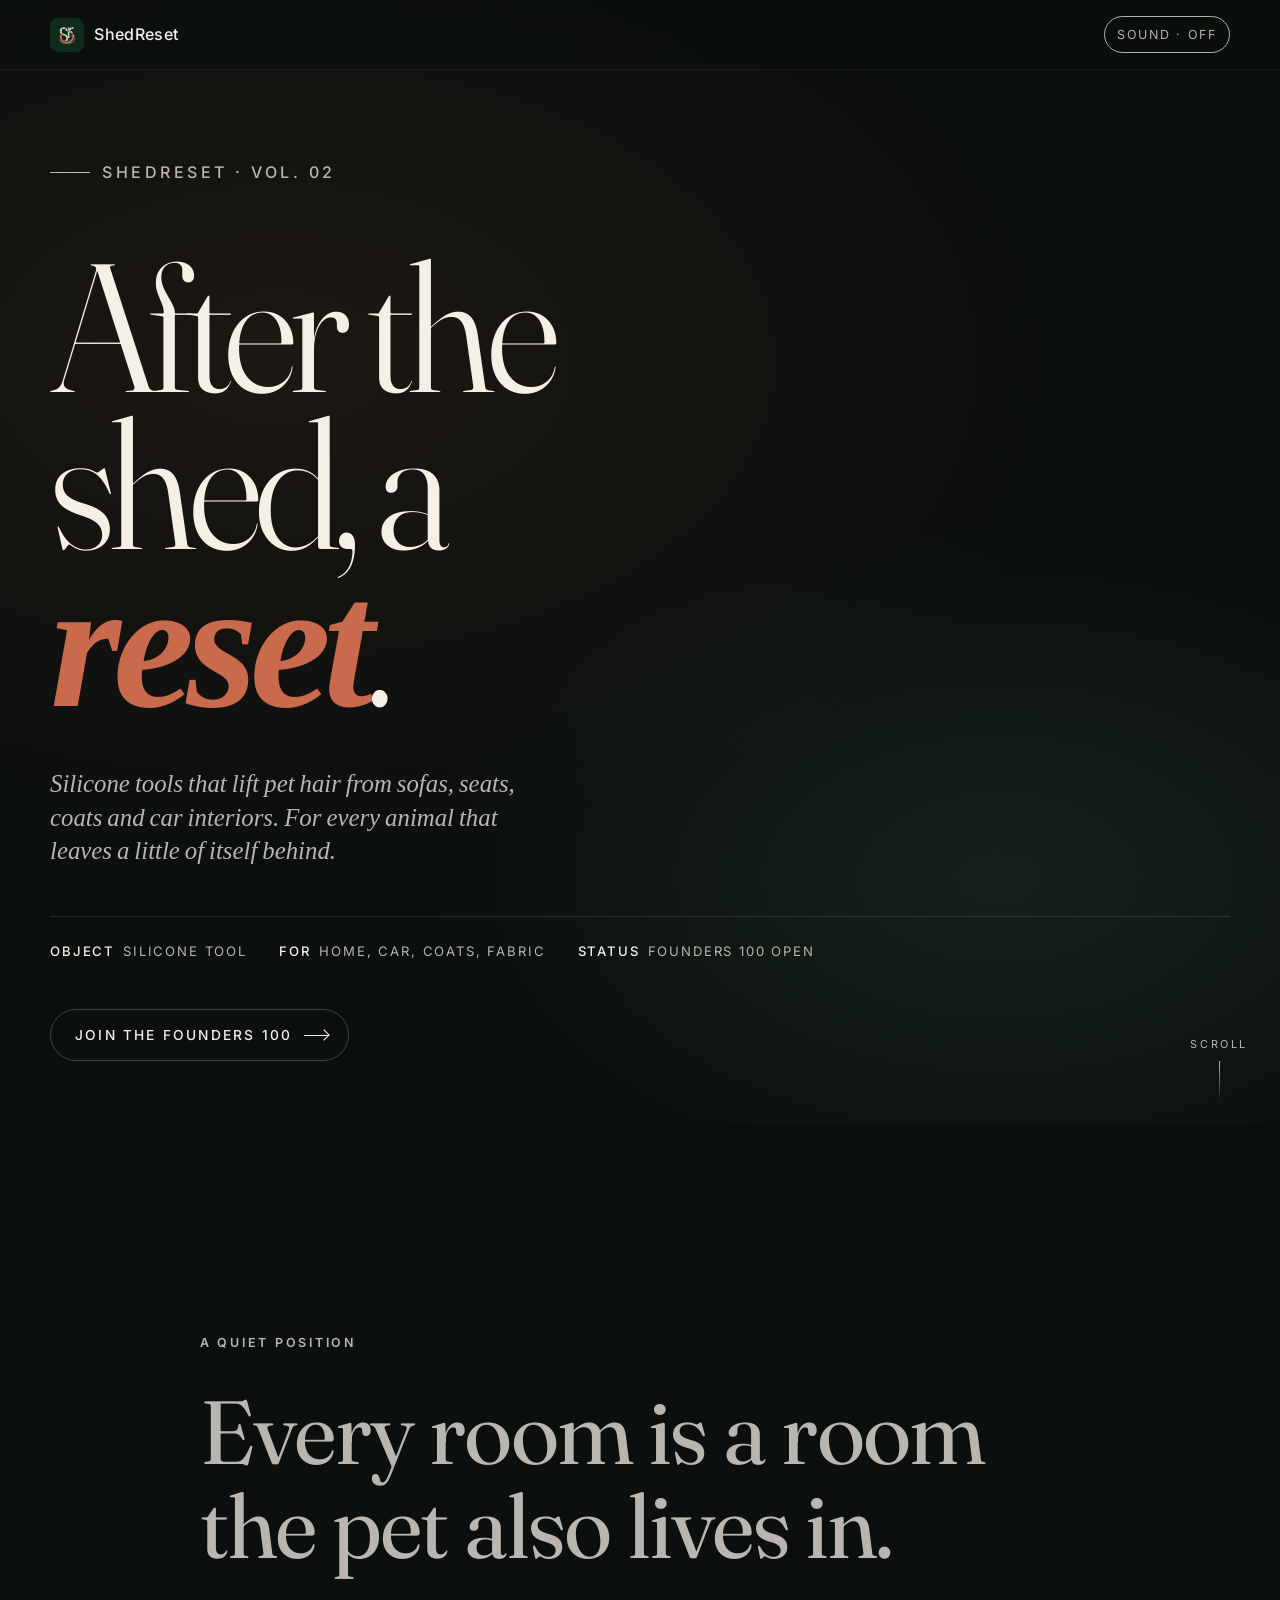
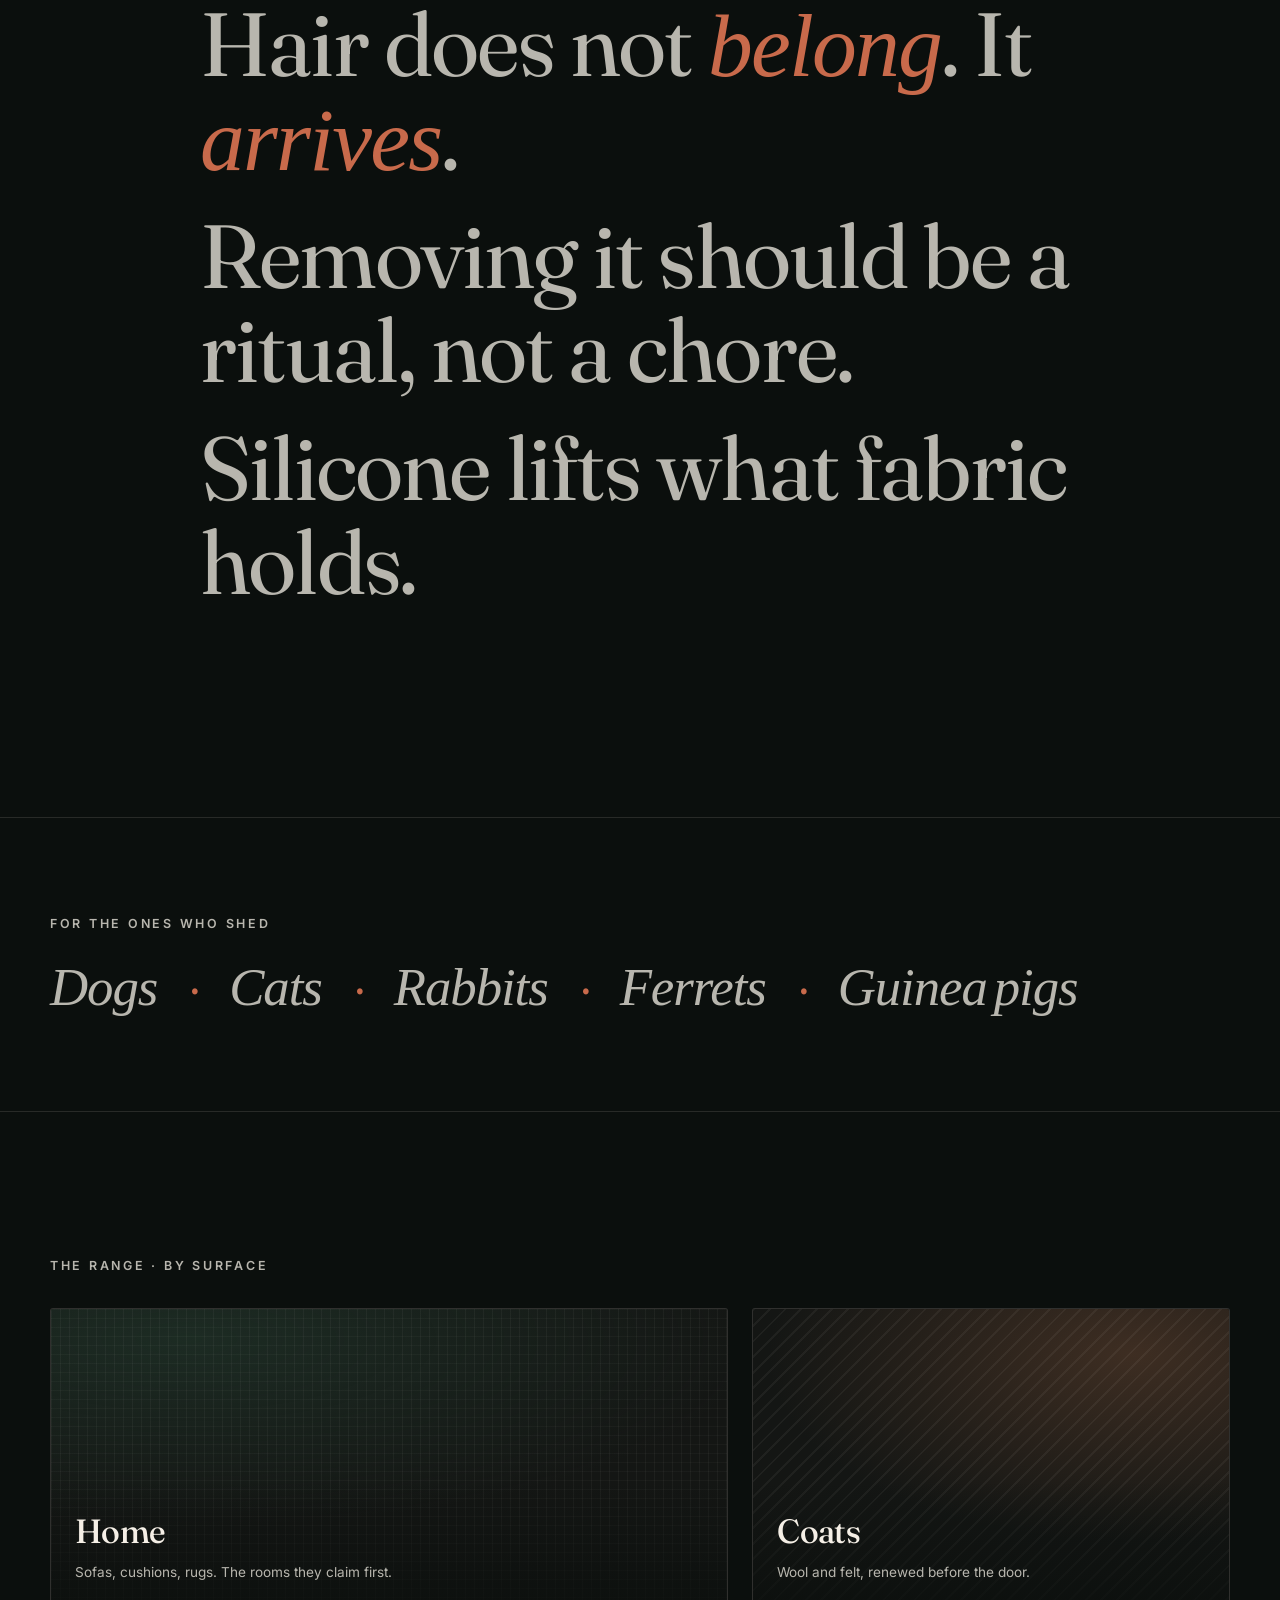
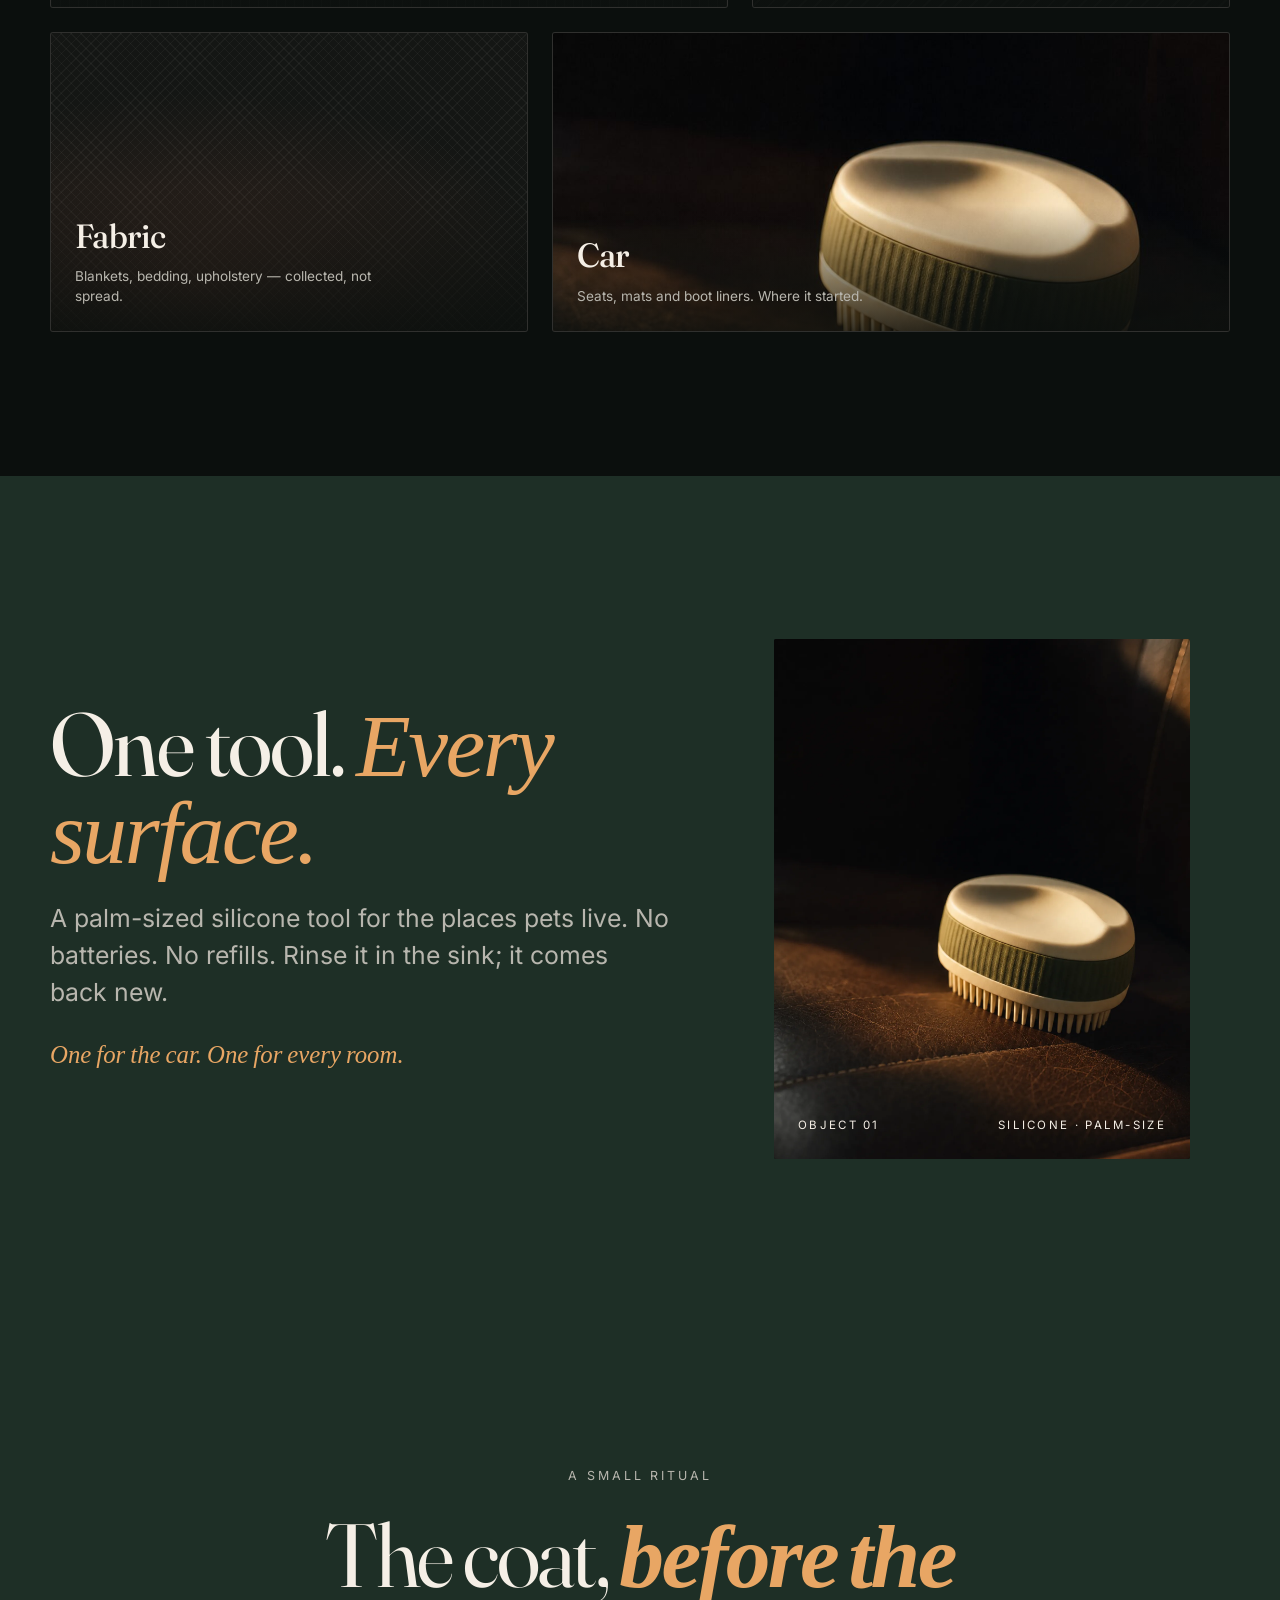
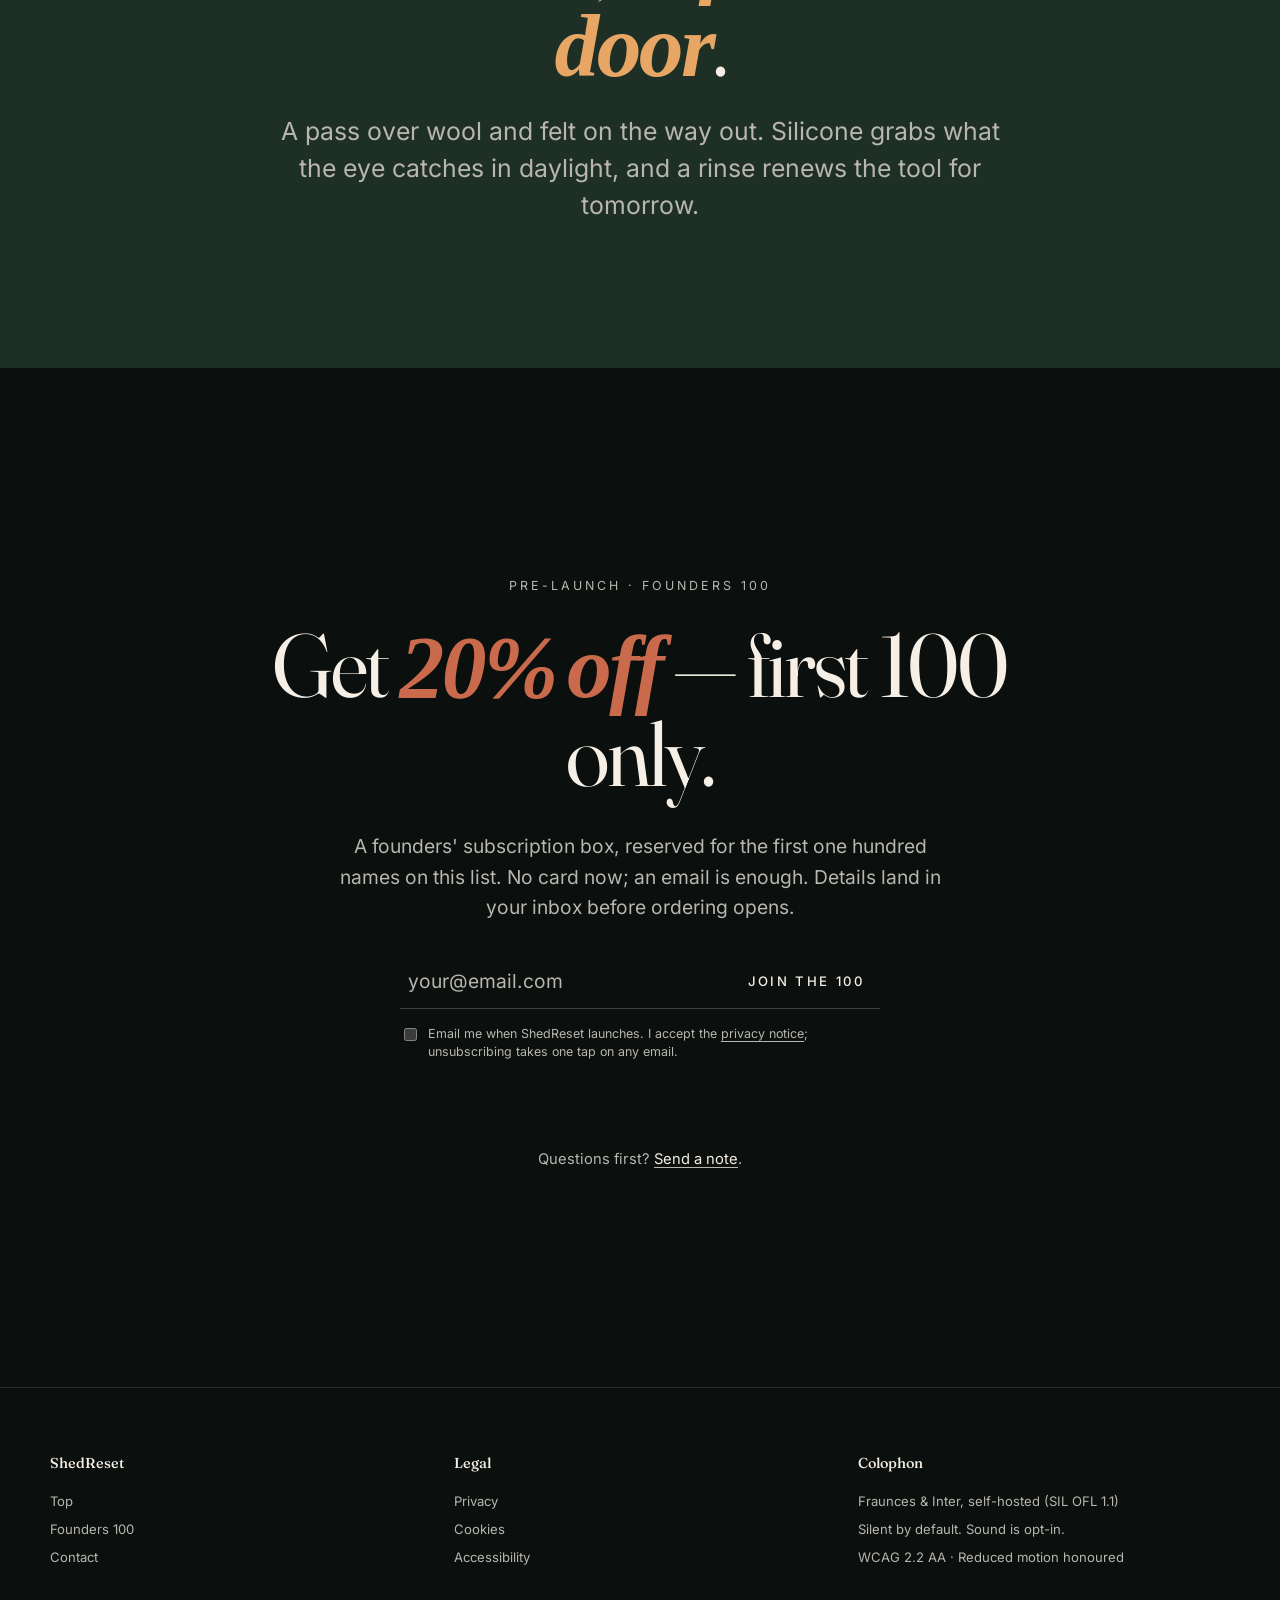
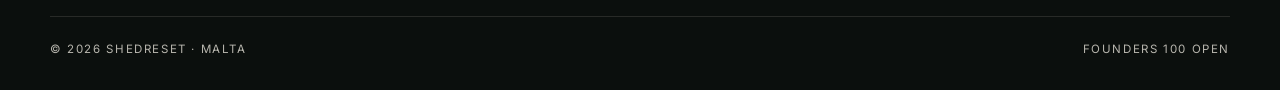
<file: index.html>
<!doctype html>
<html lang="en" class="no-js">
<head>
<meta charset="utf-8">
<meta name="viewport" content="width=device-width, initial-scale=1">
<title>ShedReset — after the shed, a reset.</title>
<meta name="description" content="Silicone tools that lift pet hair from sofas, car seats, coats and fabric. Founders 100 now open.">
<meta name="theme-color" content="#0B0F0D">
<meta name="color-scheme" content="dark">

<meta property="og:title" content="ShedReset — after the shed, a reset.">
<meta property="og:description" content="Silicone tools that lift pet hair from sofas, car seats, coats and fabric. Founders 100 now open.">
<meta property="og:type" content="website">
<meta property="og:image" content="assets/og.jpg">

<!-- Fonts are self-hosted (SIL OFL 1.1). No third-party font CDN is contacted.
     Statute (CLO) Gate 5 evidence: fonts/Fraunces-OFL.txt, fonts/Inter-OFL.txt -->
<link rel="preload" href="fonts/Fraunces-VF.woff2" as="font" type="font/woff2" crossorigin>
<link rel="preload" href="fonts/Inter-VF.woff2" as="font" type="font/woff2" crossorigin>

<link rel="stylesheet" href="tokens.css">
<link rel="stylesheet" href="styles.css">
<link rel="icon" type="image/png" sizes="64x64" href="assets/favicon.png">
<link rel="apple-touch-icon" href="assets/apple-touch-icon.png">
</head>
<body>

<a class="skip-link" href="#founders">Skip to Founders 100</a>

<!-- ============ NAV ============ -->
<header class="nav" id="top">
  <div class="nav__inner">
    <a class="nav__brand" href="#top" aria-label="ShedReset home">
      <img class="nav__logo" src="assets/logo.png" alt="" width="34" height="34" decoding="async">
      <span>ShedReset</span>
    </a>
    <button
      id="soundtoggle"
      class="nav__sound"
      type="button"
      aria-pressed="false"
      aria-label="Sound (off by default)"
    >
      <span aria-hidden="true">Sound · off</span>
    </button>
  </div>
</header>

<main>

  <!-- ============ HERO — multi-surface, multi-species (Resolution #012) ============ -->
  <section class="hero" aria-labelledby="hero-title">
    <div class="hero__inner">
      <p class="hero__eyebrow">ShedReset · vol. 02</p>

      <h1 class="hero__title" id="hero-title">
        After the<br>
        shed, a<br>
        <span class="accent">reset</span>.
      </h1>

      <p class="hero__caption">
        Silicone tools that lift pet hair from sofas, seats, coats and car interiors.
        For every animal that leaves a little of itself behind.
      </p>

      <div class="hero__meta" aria-label="Object metadata">
        <span><strong>Object</strong> Silicone tool</span>
        <span><strong>For</strong> Home, car, coats, fabric</span>
        <span><strong>Status</strong> Founders 100 open</span>
      </div>

      <a class="hero__cta" href="#founders">
        <span>Join the Founders 100</span>
        <span class="hero__cta__arrow" aria-hidden="true"></span>
      </a>
    </div>
    <div class="scrollhint" aria-hidden="true">Scroll</div>
  </section>

  <!-- ============ MANIFESTO ============ -->
  <section class="manifesto" aria-labelledby="manifesto-label">
    <div class="manifesto__inner">
      <h2 class="manifesto__label" id="manifesto-label">A quiet position</h2>
      <ol class="manifesto__lines">
        <li class="manifesto__line" data-reveal>Every room is a room the pet also lives in.</li>
        <li class="manifesto__line" data-reveal>Hair does not <em>belong</em>. It <em>arrives</em>.</li>
        <li class="manifesto__line" data-reveal>Removing it should be a ritual, not a chore.</li>
        <li class="manifesto__line" data-reveal>Silicone lifts what fabric holds.</li>
      </ol>
    </div>
  </section>

  <!-- ============ SPECIES STRIP (Resolution #012 — multi-species) ============ -->
  <section class="species" aria-labelledby="species-label">
    <div class="species__inner">
      <h2 class="species__label" id="species-label">For the ones who shed</h2>
      <ul class="species__list">
        <li>Dogs</li>
        <li>Cats</li>
        <li>Rabbits</li>
        <li>Ferrets</li>
        <li>Guinea pigs</li>
      </ul>
    </div>
  </section>

  <!-- ============ RANGE — shop-by-surface tiles ============ -->
  <section class="range" aria-labelledby="range-label">
    <div class="range__inner">
      <h2 class="range__label" id="range-label">The range · by surface</h2>
      <div class="range__grid">

        <figure class="tile tile--home">
          <div class="tile__media tile__media--home" aria-hidden="true"></div>
          <figcaption class="tile__cap">
            <span class="tile__name">Home</span>
            <span class="tile__sub">Sofas, cushions, rugs. The rooms they claim first.</span>
          </figcaption>
        </figure>

        <figure class="tile tile--coats">
          <div class="tile__media tile__media--coats" aria-hidden="true"></div>
          <figcaption class="tile__cap">
            <span class="tile__name">Coats</span>
            <span class="tile__sub">Wool and felt, renewed before the door.</span>
          </figcaption>
        </figure>

        <figure class="tile tile--fabric">
          <div class="tile__media tile__media--fabric" aria-hidden="true"></div>
          <figcaption class="tile__cap">
            <span class="tile__name">Fabric</span>
            <span class="tile__sub">Blankets, bedding, upholstery — collected, not spread.</span>
          </figcaption>
        </figure>

        <figure class="tile tile--car">
          <div class="tile__media">
            <img src="assets/og.jpg" alt="The ShedReset silicone tool resting on stitched leather." loading="lazy" decoding="async">
          </div>
          <figcaption class="tile__cap">
            <span class="tile__name">Car</span>
            <span class="tile__sub">Seats, mats and boot liners. Where it started.</span>
          </figcaption>
        </figure>

      </div>
    </div>
  </section>

  <!-- ============ OBJECT STUDY — the car scene, demoted to mid-page ============ -->
  <section class="study" aria-labelledby="study-title">
    <div class="study__grid">
      <div class="study__copy">
        <h2 id="study-title">One tool. <em>Every surface.</em></h2>
        <p>
          A palm-sized silicone tool for the places pets live.
          No batteries. No refills. Rinse it in the sink; it comes back new.
        </p>
        <p class="study__teaser">One for the car. One for every room.</p>
      </div>
      <figure class="study__object">
        <picture>
          <source srcset="assets/tool.webp" type="image/webp">
          <img src="assets/tool.jpg" alt="A silicone pet-hair tool resting on a leather seat, side-lit at golden hour." loading="lazy" decoding="async">
        </picture>
        <figcaption>
          <span>Object 01</span>
          <span>Silicone · palm-size</span>
        </figcaption>
      </figure>
    </div>
  </section>

  <!-- ============ COAT MOMENT ============ -->
  <section class="coat" aria-labelledby="coat-title">
    <div class="coat__inner">
      <p class="coat__label">A small ritual</p>
      <h2 class="coat__title" id="coat-title">The coat, <em>before the door</em>.</h2>
      <p class="coat__copy">
        A pass over wool and felt on the way out. Silicone grabs what the
        eye catches in daylight, and a rinse renews the tool for tomorrow.
      </p>
    </div>
  </section>

  <!-- ============ FOUNDERS 100 ============ -->
  <section class="waitlist founders" id="founders" aria-labelledby="founders-title">
    <div class="waitlist__inner">
      <p class="waitlist__label">Pre-launch · Founders 100</p>
      <h2 class="waitlist__title" id="founders-title">
        Get <em>20% off</em> — first 100 only.
      </h2>

      <p class="founders__lede">
        A founders' subscription box, reserved for the first one hundred names on
        this list. No card now; an email is enough. Details land in your inbox
        before ordering opens.
      </p>

      <form class="waitlist__form" id="foundersForm" data-founders-list="XbTU5K" novalidate>
        <div class="waitlist__field">
          <label class="sr-only" for="f-email">Email address</label>
          <input type="email" id="f-email" name="email" autocomplete="email" required placeholder="your@email.com" inputmode="email">
          <button type="submit">Join the 100</button>
        </div>
        <label class="waitlist__consent">
          <input type="checkbox" id="f-consent" required>
          <span>
            Email me when ShedReset launches. I accept the
            <a href="privacy.html">privacy notice</a>; unsubscribing takes one tap
            on any email.
          </span>
        </label>
        <p class="waitlist__status" id="foundersStatus" role="status" aria-live="polite"></p>
      </form>

      <p class="waitlist__soon-sub" style="margin-top: var(--space-3)">
        Questions first?
        <button type="button" class="linkbutton" data-contact-open>Send a note</button>.
      </p>
    </div>
  </section>

</main>

<!-- ============ FOOTER ============ -->
<footer class="foot">
  <div class="foot__inner">
    <div>
      <h3>ShedReset</h3>
      <ul>
        <li><a href="#top">Top</a></li>
        <li><a href="#founders">Founders 100</a></li>
        <li><a href="#" data-contact-open>Contact</a></li>
      </ul>
    </div>
    <div>
      <h3>Legal</h3>
      <ul>
        <li><a href="privacy.html">Privacy</a></li>
        <li><a href="privacy.html#cookies">Cookies</a></li>
        <li><a href="accessibility.html">Accessibility</a></li>
      </ul>
    </div>
    <div>
      <h3>Colophon</h3>
      <ul>
        <li>Fraunces &amp; Inter, self-hosted (SIL OFL 1.1)</li>
        <li>Silent by default. Sound is opt-in.</li>
        <li>WCAG 2.2 AA · Reduced motion honoured</li>
      </ul>
    </div>
  </div>
  <div class="foot__bottom">
    <span>© 2026 ShedReset · Malta</span>
    <span>Founders 100 open</span>
  </div>
</footer>

<!-- ============ CONTACT DIALOG ============ -->
<dialog class="contact" id="contact-dialog" aria-labelledby="contact-title">
  <form class="contact__body" id="contactForm" method="dialog" novalidate>
    <h2 id="contact-title">Say hello.</h2>
    <p>Questions, press, or partnerships. Messages go straight to the founder.</p>

    <div class="contact__form">
      <label for="c-email">Email</label>
      <input type="email" id="c-email" name="email" autocomplete="email" required placeholder="your@email.com">

      <label for="c-name">Name (optional)</label>
      <input type="text" id="c-name" name="name" autocomplete="name" placeholder="Your name">

      <label for="c-subject">Subject (optional)</label>
      <input type="text" id="c-subject" name="subject" placeholder="What's this about">

      <label for="c-body">Message</label>
      <textarea id="c-body" name="body" required placeholder="Type here…"></textarea>

      <p class="waitlist__consent" style="margin-top:0.5rem">
        <span>By sending, you accept the <a href="privacy.html">privacy notice</a>.</span>
      </p>

      <div class="contact__actions">
        <button type="button" value="cancel" data-contact-close>Cancel</button>
        <button type="submit">Send message</button>
      </div>

      <p class="waitlist__status" id="contactStatus" role="status" aria-live="polite"></p>
    </div>
  </form>
</dialog>

<script src="app.js" defer></script>
</body>
</html>
</file>
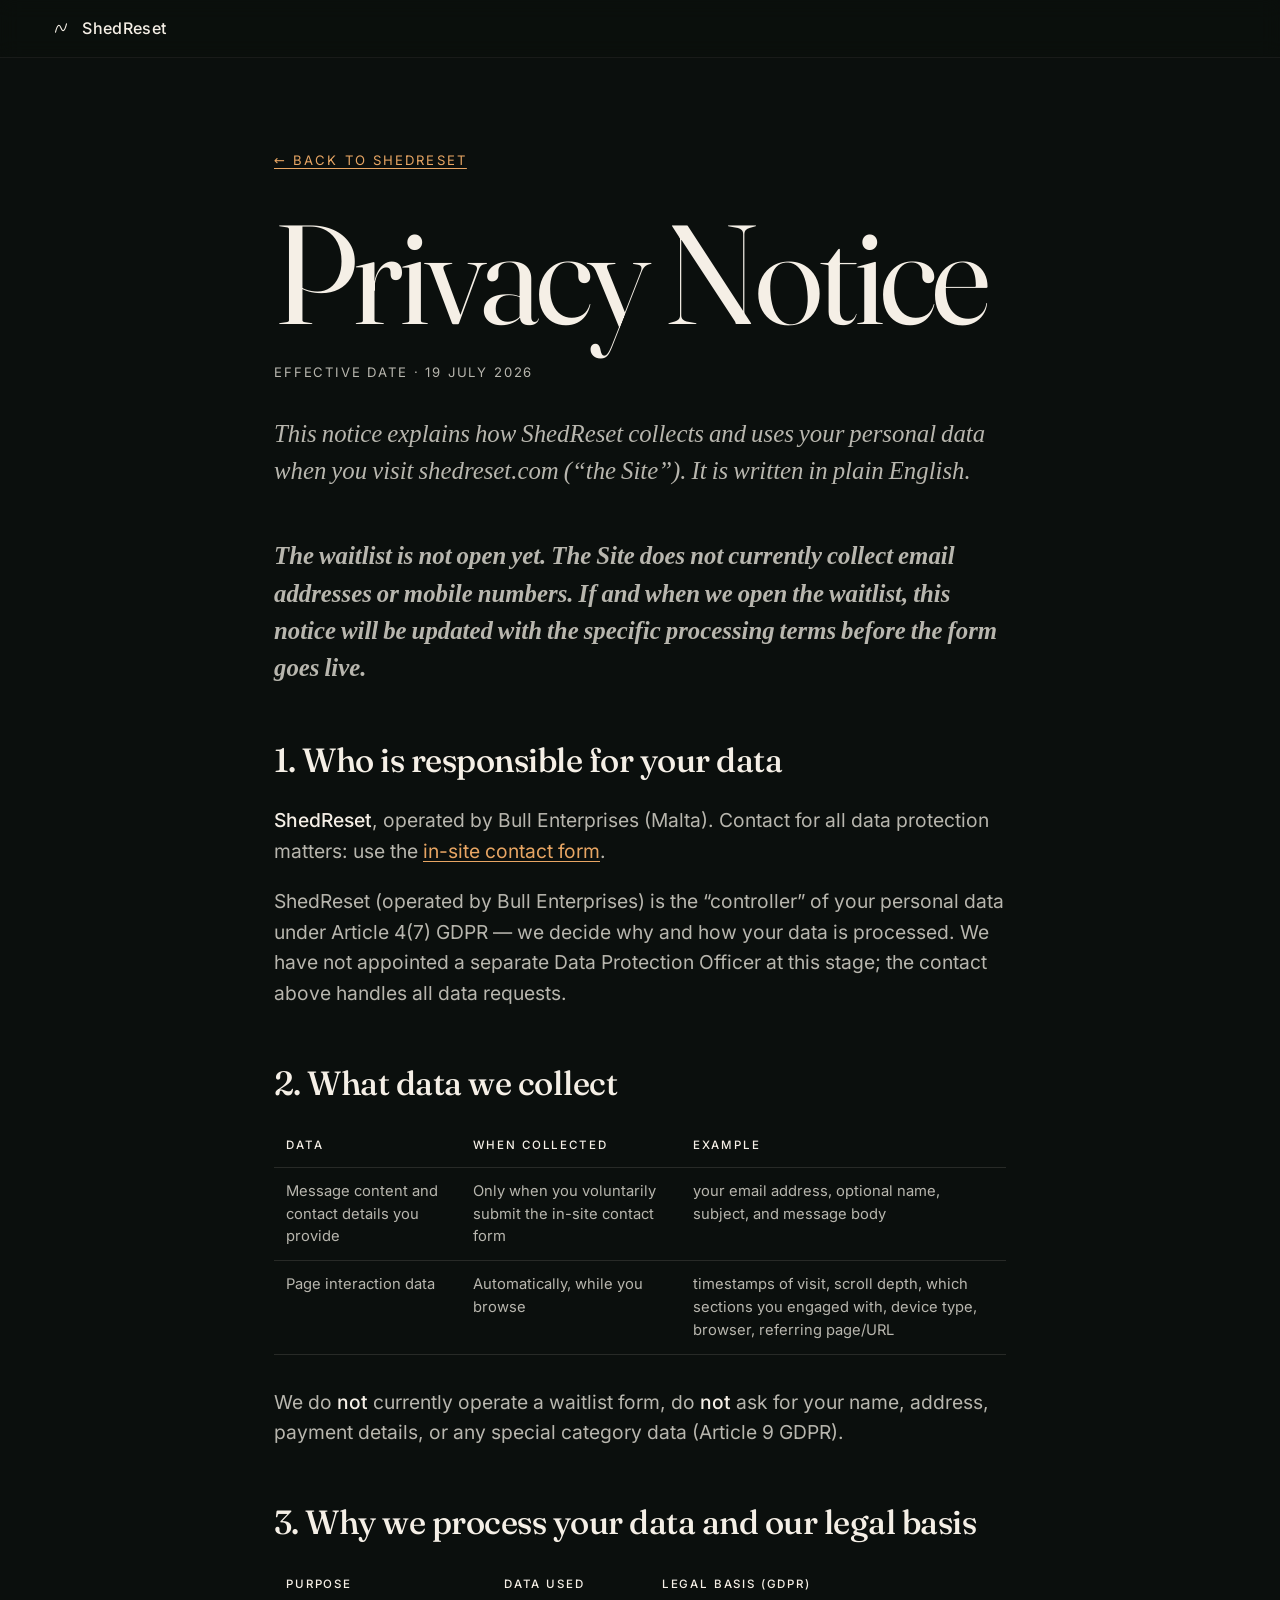
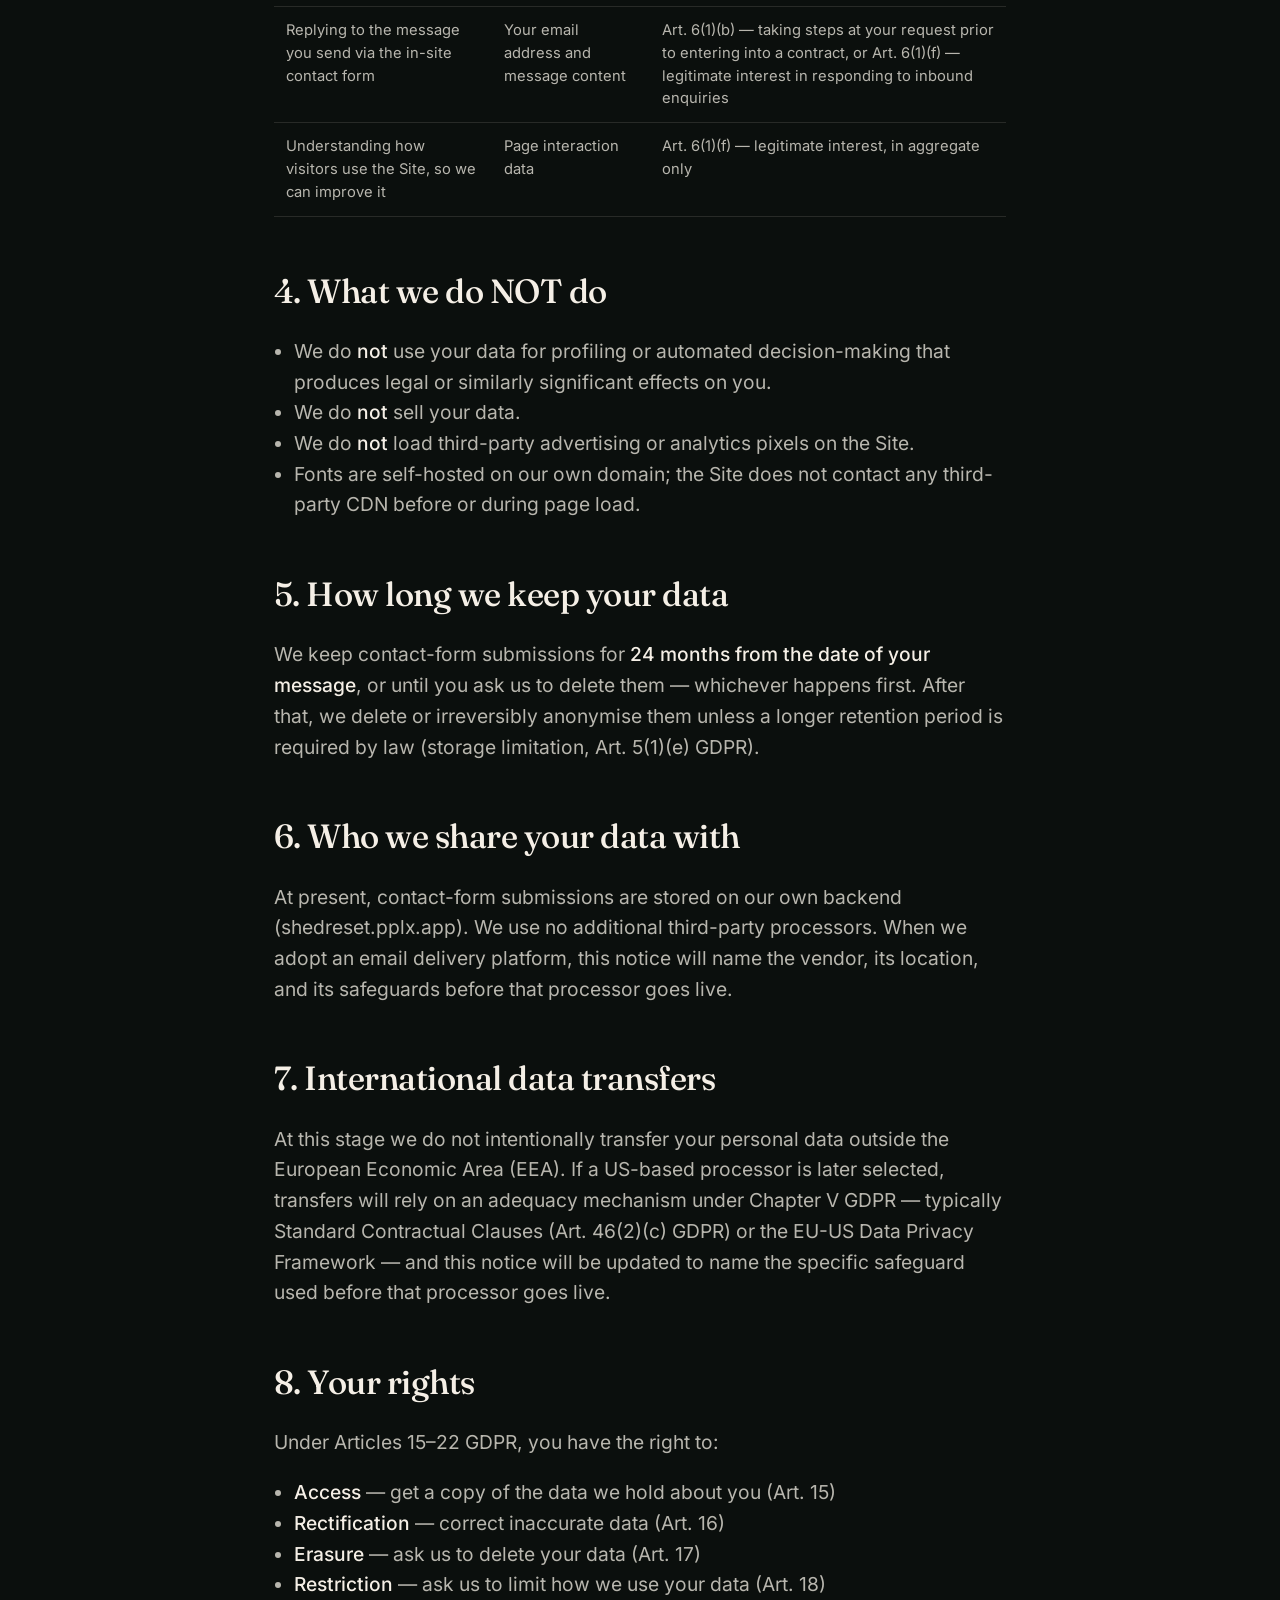
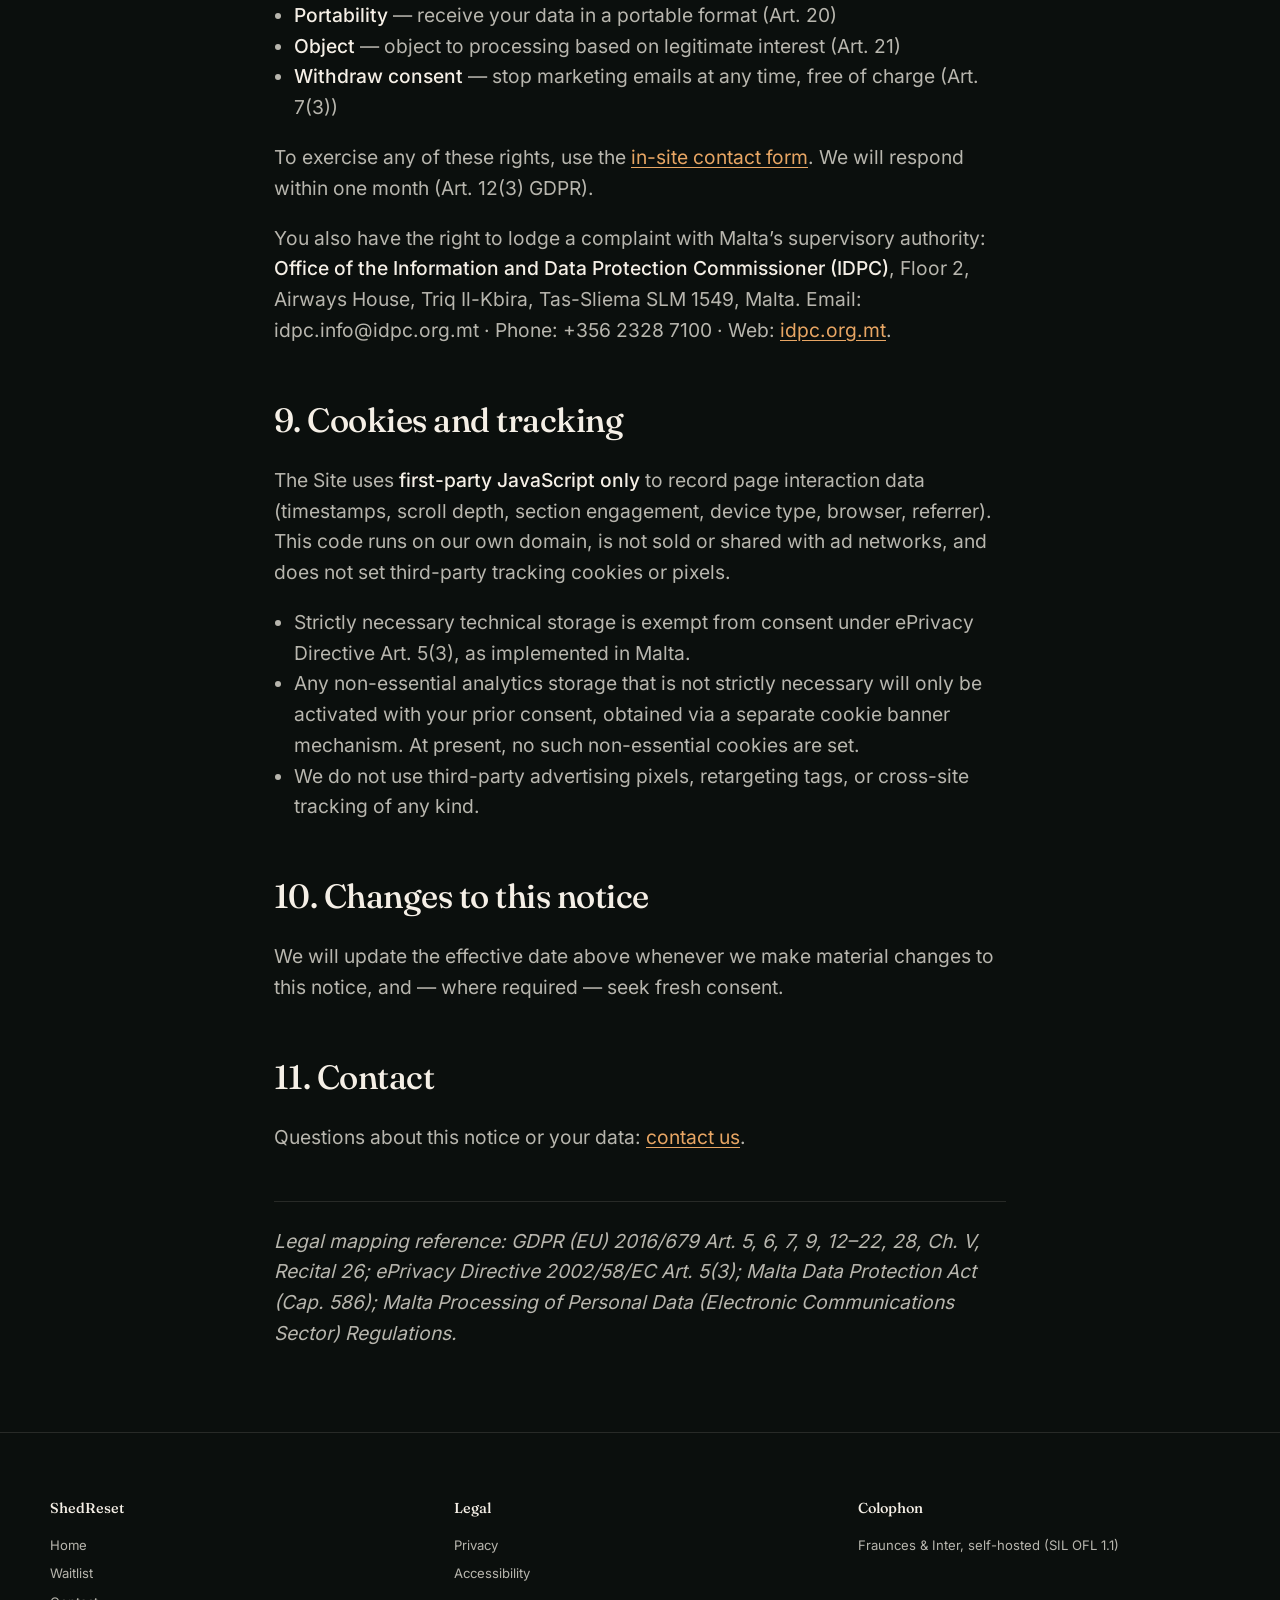
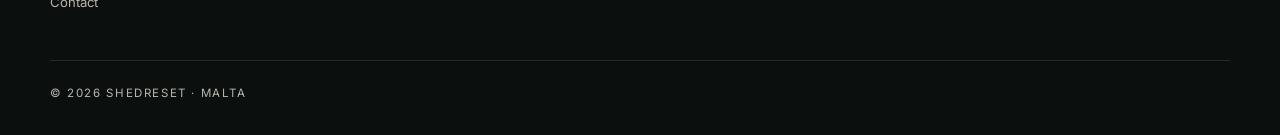
<file: privacy.html>
<!doctype html>
<html lang="en">
<head>
<meta charset="utf-8">
<meta name="viewport" content="width=device-width, initial-scale=1">
<title>Privacy Notice — ShedReset</title>
<meta name="description" content="How ShedReset collects and uses your data.">
<meta name="theme-color" content="#0B0F0D">

<!-- Self-hosted fonts only. No third-party CDN. -->
<link rel="preload" href="fonts/Fraunces-VF.woff2" as="font" type="font/woff2" crossorigin>
<link rel="preload" href="fonts/Inter-VF.woff2" as="font" type="font/woff2" crossorigin>
<link rel="stylesheet" href="tokens.css">
<link rel="stylesheet" href="styles.css">

<style>
  .legal { max-width: 780px; margin: 0 auto; padding: var(--space-8) var(--space-3) var(--space-6); }
  .legal h1 { font-family: var(--font-display); font-size: var(--step-6); line-height: 1.02; letter-spacing: -0.03em; margin: 0 0 var(--space-2); --wght: 380; --opsz: 120; font-variation-settings: "wght" var(--wght), "opsz" var(--opsz); color: var(--on-surface); }
  .legal .eff, .legal .status { font-family: var(--font-body); font-size: 0.82rem; letter-spacing: 0.14em; text-transform: uppercase; color: var(--on-surface-muted); margin: 0 0 var(--space-1); }
  .legal .intro { font-family: var(--font-display); font-style: italic; font-size: var(--step-2); line-height: 1.5; color: var(--on-surface-muted); margin: var(--space-4) 0 var(--space-5); --wght: 380; --opsz: 60; font-variation-settings: "wght" var(--wght), "opsz" var(--opsz); }
  .legal h2 { font-family: var(--font-display); font-size: var(--step-3); font-weight: 500; letter-spacing: -0.015em; color: var(--on-surface); margin: var(--space-5) 0 var(--space-2); --wght: 500; --opsz: 48; font-variation-settings: "wght" var(--wght), "opsz" var(--opsz); }
  .legal p, .legal li { font-family: var(--font-body); font-size: var(--step-1); line-height: 1.6; color: var(--on-surface-muted); }
  .legal ul { padding-left: 1.25rem; }
  .legal a { color: var(--accent-warm); text-decoration: underline; text-underline-offset: 3px; }
  .legal strong { color: var(--on-surface); font-weight: 500; }
  .legal table { width: 100%; border-collapse: collapse; margin: 1rem 0 2rem; font-family: var(--font-body); font-size: 0.92rem; color: var(--on-surface-muted); }
  .legal th, .legal td { text-align: left; padding: 0.75rem 0.75rem; border-bottom: 1px solid var(--line); vertical-align: top; }
  .legal th { color: var(--on-surface); font-weight: 500; font-size: 0.72rem; text-transform: uppercase; letter-spacing: 0.16em; }
  .back { display: inline-block; margin-bottom: var(--space-4); font-family: var(--font-body); font-size: 0.82rem; letter-spacing: 0.16em; text-transform: uppercase; color: var(--on-surface-muted); text-decoration: none; }
  .back:hover { color: var(--on-surface); }
  .ref { font-family: var(--font-body); font-size: 0.78rem; color: var(--on-surface-muted); border-top: 1px solid var(--line); margin-top: var(--space-5); padding-top: var(--space-3); font-style: italic; }
</style>
</head>
<body>

<header class="nav" id="top">
  <div class="nav__inner">
    <a class="nav__brand" href="/" aria-label="ShedReset home">
      <svg width="22" height="22" viewBox="0 0 32 32" fill="none" aria-hidden="true">
        <path d="M8 22 Q12 6 16 16 T24 10" stroke="currentColor" stroke-width="1.6" fill="none" stroke-linecap="round"/>
      </svg>
      <span>ShedReset</span>
    </a>
  </div>
</header>

<main class="legal">
  <a class="back" href="/">← Back to ShedReset</a>
  <h1>Privacy Notice</h1>
  <p class="eff">Effective date · 19 July 2026</p>

  <p class="intro">This notice explains how ShedReset collects and uses your personal data when you visit shedreset.com (“the Site”). It is written in plain English.</p>

  <p class="intro" style="font-weight:600;">The waitlist is not open yet. The Site does not currently collect email addresses or mobile numbers. If and when we open the waitlist, this notice will be updated with the specific processing terms before the form goes live.</p>

  <h2>1. Who is responsible for your data</h2>
  <p><strong>ShedReset</strong>, operated by Bull Enterprises (Malta). Contact for all data protection matters: use the <a href="/#" data-contact-open>in-site contact form</a>.</p>
  <p>ShedReset (operated by Bull Enterprises) is the “controller” of your personal data under Article 4(7) GDPR — we decide why and how your data is processed. We have not appointed a separate Data Protection Officer at this stage; the contact above handles all data requests.</p>

  <h2>2. What data we collect</h2>
  <table>
    <thead><tr><th>Data</th><th>When collected</th><th>Example</th></tr></thead>
    <tbody>
      <tr><td>Message content and contact details you provide</td><td>Only when you voluntarily submit the in-site contact form</td><td>your email address, optional name, subject, and message body</td></tr>
      <tr><td>Page interaction data</td><td>Automatically, while you browse</td><td>timestamps of visit, scroll depth, which sections you engaged with, device type, browser, referring page/URL</td></tr>
    </tbody>
  </table>
  <p>We do <strong>not</strong> currently operate a waitlist form, do <strong>not</strong> ask for your name, address, payment details, or any special category data (Article 9 GDPR).</p>

  <h2>3. Why we process your data and our legal basis</h2>
  <table>
    <thead><tr><th>Purpose</th><th>Data used</th><th>Legal basis (GDPR)</th></tr></thead>
    <tbody>
      <tr><td>Replying to the message you send via the in-site contact form</td><td>Your email address and message content</td><td>Art. 6(1)(b) — taking steps at your request prior to entering into a contract, or Art. 6(1)(f) — legitimate interest in responding to inbound enquiries</td></tr>
      <tr><td>Understanding how visitors use the Site, so we can improve it</td><td>Page interaction data</td><td>Art. 6(1)(f) — legitimate interest, in aggregate only</td></tr>
    </tbody>
  </table>

  <h2>4. What we do NOT do</h2>
  <ul>
    <li>We do <strong>not</strong> use your data for profiling or automated decision-making that produces legal or similarly significant effects on you.</li>
    <li>We do <strong>not</strong> sell your data.</li>
    <li>We do <strong>not</strong> load third-party advertising or analytics pixels on the Site.</li>
    <li>Fonts are self-hosted on our own domain; the Site does not contact any third-party CDN before or during page load.</li>
  </ul>

  <h2>5. How long we keep your data</h2>
  <p>We keep contact-form submissions for <strong>24 months from the date of your message</strong>, or until you ask us to delete them — whichever happens first. After that, we delete or irreversibly anonymise them unless a longer retention period is required by law (storage limitation, Art. 5(1)(e) GDPR).</p>

  <h2>6. Who we share your data with</h2>
  <p>At present, contact-form submissions are stored on our own backend (shedreset.pplx.app). We use no additional third-party processors. When we adopt an email delivery platform, this notice will name the vendor, its location, and its safeguards before that processor goes live.</p>

  <h2>7. International data transfers</h2>
  <p>At this stage we do not intentionally transfer your personal data outside the European Economic Area (EEA). If a US-based processor is later selected, transfers will rely on an adequacy mechanism under Chapter V GDPR — typically Standard Contractual Clauses (Art. 46(2)(c) GDPR) or the EU-US Data Privacy Framework — and this notice will be updated to name the specific safeguard used before that processor goes live.</p>

  <h2>8. Your rights</h2>
  <p>Under Articles 15–22 GDPR, you have the right to:</p>
  <ul>
    <li><strong>Access</strong> — get a copy of the data we hold about you (Art. 15)</li>
    <li><strong>Rectification</strong> — correct inaccurate data (Art. 16)</li>
    <li><strong>Erasure</strong> — ask us to delete your data (Art. 17)</li>
    <li><strong>Restriction</strong> — ask us to limit how we use your data (Art. 18)</li>
    <li><strong>Portability</strong> — receive your data in a portable format (Art. 20)</li>
    <li><strong>Object</strong> — object to processing based on legitimate interest (Art. 21)</li>
    <li><strong>Withdraw consent</strong> — stop marketing emails at any time, free of charge (Art. 7(3))</li>
  </ul>
  <p>To exercise any of these rights, use the <a href="/#" data-contact-open>in-site contact form</a>. We will respond within one month (Art. 12(3) GDPR).</p>
  <p>You also have the right to lodge a complaint with Malta’s supervisory authority: <strong>Office of the Information and Data Protection Commissioner (IDPC)</strong>, Floor 2, Airways House, Triq Il-Kbira, Tas-Sliema SLM 1549, Malta. Email: idpc.info@idpc.org.mt · Phone: +356 2328 7100 · Web: <a href="https://idpc.org.mt">idpc.org.mt</a>.</p>

  <h2 id="cookies">9. Cookies and tracking</h2>
  <p>The Site uses <strong>first-party JavaScript only</strong> to record page interaction data (timestamps, scroll depth, section engagement, device type, browser, referrer). This code runs on our own domain, is not sold or shared with ad networks, and does not set third-party tracking cookies or pixels.</p>
  <ul>
    <li>Strictly necessary technical storage is exempt from consent under ePrivacy Directive Art. 5(3), as implemented in Malta.</li>
    <li>Any non-essential analytics storage that is not strictly necessary will only be activated with your prior consent, obtained via a separate cookie banner mechanism. At present, no such non-essential cookies are set.</li>
    <li>We do not use third-party advertising pixels, retargeting tags, or cross-site tracking of any kind.</li>
  </ul>

  <h2>10. Changes to this notice</h2>
  <p>We will update the effective date above whenever we make material changes to this notice, and — where required — seek fresh consent.</p>

  <h2>11. Contact</h2>
  <p>Questions about this notice or your data: <a href="/#" data-contact-open>contact us</a>.</p>

  <p class="ref">Legal mapping reference: GDPR (EU) 2016/679 Art. 5, 6, 7, 9, 12–22, 28, Ch. V, Recital 26; ePrivacy Directive 2002/58/EC Art. 5(3); Malta Data Protection Act (Cap. 586); Malta Processing of Personal Data (Electronic Communications Sector) Regulations.</p>
</main>

<footer class="foot">
  <div class="foot__inner">
    <div>
      <h3>ShedReset</h3>
      <ul>
        <li><a href="/">Home</a></li>
        <li><a href="/#waitlist">Waitlist</a></li>
        <li><a href="/#" data-contact-open>Contact</a></li>
      </ul>
    </div>
    <div>
      <h3>Legal</h3>
      <ul>
        <li><a href="privacy.html">Privacy</a></li>
        <li><a href="accessibility.html">Accessibility</a></li>
      </ul>
    </div>
    <div>
      <h3>Colophon</h3>
      <ul>
        <li>Fraunces &amp; Inter, self-hosted (SIL OFL 1.1)</li>
      </ul>
    </div>
  </div>
  <div class="foot__bottom">
    <span>© 2026 ShedReset · Malta</span>
  </div>
</footer>

<dialog class="contact" id="contact-dialog" aria-labelledby="contact-title-3">
  <form class="contact__body" id="contactForm" method="dialog" novalidate>
    <h2 id="contact-title-3">Say hello.</h2>
    <p>Questions, press, or partnerships.</p>
    <div class="contact__form">
      <label for="c-email">Email</label>
      <input type="email" id="c-email" name="email" autocomplete="email" required placeholder="your@email.com">
      <label for="c-name">Name (optional)</label>
      <input type="text" id="c-name" name="name" autocomplete="name" placeholder="Your name">
      <label for="c-subject">Subject (optional)</label>
      <input type="text" id="c-subject" name="subject" placeholder="What's this about">
      <label for="c-body">Message</label>
      <textarea id="c-body" name="body" required placeholder="Type here…"></textarea>
      <div class="contact__actions">
        <button type="button" value="cancel" data-contact-close>Cancel</button>
        <button type="submit">Send message</button>
      </div>
      <p class="waitlist__status" id="contactStatus" role="status" aria-live="polite"></p>
    </div>
  </form>
</dialog>

<script src="app.js" defer></script>
</body>
</html>
</file>
<file: tokens.css>
/* Generated by tokens/build.js — do not hand-edit.
 * Property: shedreset
 * Concept: the car, after the dog
 */
:root {
  --color-obsidian: #0B0F0D;
  --color-ink: #141614;
  --color-smoke: #2A2F2C;
  --color-moss: #1E2F26;
  --color-silver: #B8B6AE;
  --color-chalk: #E9E4DA;
  --color-bone: #F5EFE6;
  --color-rust: #C86A4B;
  --color-amber: #E8A664;
  --color-clay: #8C5A3D;
  --surface: #0B0F0D;
  --surface-alt: #1E2F26;
  --on-surface: #F5EFE6;
  --on-surface-muted: #B8B6AE;
  --accent: #C86A4B;
  --accent-warm: #E8A664;
  --line: rgba(245, 239, 230, 0.12);
  --keyline: rgba(245, 239, 230, 0.22);
  --focus: #E8A664;
  --font-display: 'Fraunces Variable', ui-serif, Georgia, serif;
  --font-body: 'Inter Variable', -apple-system, BlinkMacSystemFont, 'Segoe UI', system-ui, sans-serif;
  --step-0: clamp(0.85rem, 0.79rem + 0.28vw, 1rem);
  --step-1: clamp(1rem, 0.93rem + 0.36vw, 1.2rem);
  --step-2: clamp(1.25rem, 1.14rem + 0.55vw, 1.55rem);
  --step-3: clamp(1.6rem, 1.42rem + 0.9vw, 2.1rem);
  --step-4: clamp(2.2rem, 1.8rem + 2vw, 3.3rem);
  --step-5: clamp(3.2rem, 2.4rem + 4vw, 5.6rem);
  --step-6: clamp(4.6rem, 3.2rem + 7vw, 9.5rem);
  --step-7: clamp(6rem, 4.2rem + 9vw, 14rem);
  --space-1: 0.5rem;
  --space-2: 1rem;
  --space-3: 1.5rem;
  --space-4: 2rem;
  --space-5: 3rem;
  --space-6: 4rem;
  --space-7: 6rem;
  --space-8: 9rem;
  --space-9: 13rem;
  --motion-quick: 220ms;
  --motion-slow: 600ms;
  --motion-creep: 1400ms;
  --motion-ease-out-quart: cubic-bezier(0.25, 1, 0.5, 1);
  --motion-ease-out-expo: cubic-bezier(0.16, 1, 0.3, 1);
}

/* Governance flags:
 *   consent-copy      = "Email me when ShedReset launches"
 *   front-facing      = ShedReset
 *   legal-controller  = Bull Enterprises (Malta)
 *   efficacy-claims   = false
 */
</file>
<file: styles.css>
/* ============================================================
   ShedReset v5 — craft scaffold
   Concept: after the shed, a reset. Anchor: space.
   Font system: Fraunces Variable + Inter Variable (self-hosted, OFL 1.1).
   All motion honours (prefers-reduced-motion). Nothing autoplays sound.
   ============================================================ */

/* --- Fonts (self-hosted; Google Fonts CDN not called) --- */
@font-face {
  font-family: 'Fraunces Variable';
  src: url('fonts/Fraunces-VF.woff2') format('woff2-variations');
  font-weight: 300 700;
  font-style: normal;
  font-display: swap;
}
@font-face {
  font-family: 'Fraunces Variable';
  src: url('fonts/Fraunces-Italic-VF.woff2') format('woff2-variations');
  font-weight: 300 700;
  font-style: italic;
  font-display: swap;
}
@font-face {
  font-family: 'Inter Variable';
  src: url('fonts/Inter-VF.woff2') format('woff2-variations');
  font-weight: 400 600;
  font-style: normal;
  font-display: swap;
}

/* --- Reset --- */
*, *::before, *::after { box-sizing: border-box; }
html { -webkit-text-size-adjust: 100%; -moz-text-size-adjust: 100%; text-size-adjust: 100%; scroll-behavior: smooth; }
@media (prefers-reduced-motion: reduce) { html { scroll-behavior: auto; } }
body {
  margin: 0;
  min-height: 100dvh;
  font-family: var(--font-body);
  font-weight: 400;
  font-size: var(--step-1);
  line-height: 1.55;
  color: var(--on-surface);
  background: var(--surface);
  -webkit-font-smoothing: antialiased;
  text-rendering: optimizeLegibility;
  overflow-x: hidden;
}
img, svg, video { display: block; max-width: 100%; height: auto; }
a { color: inherit; text-decoration: none; }
button { font: inherit; color: inherit; background: none; border: 0; padding: 0; cursor: pointer; }
:focus-visible {
  outline: 2px solid var(--focus);
  outline-offset: 3px;
  border-radius: 2px;
}
.skip-link {
  position: absolute; left: -9999px; top: 0;
  padding: .5rem 1rem; background: var(--surface-alt); color: var(--on-surface);
  z-index: 100;
}
.skip-link:focus { left: 1rem; top: 1rem; }
.sr-only {
  position: absolute; width: 1px; height: 1px;
  padding: 0; margin: -1px; overflow: hidden;
  clip: rect(0,0,0,0); white-space: nowrap; border: 0;
}

/* --- Layout primitives --- */
.wrap {
  width: min(1180px, 100% - 2 * var(--space-3));
  margin-inline: auto;
}

/* --- Nav --- */
.nav {
  position: fixed;
  top: 0; left: 0; right: 0;
  z-index: 20;
  padding: var(--space-2) 0;
  background: rgba(11, 15, 13, 0.6);
  -webkit-backdrop-filter: blur(10px);
  backdrop-filter: blur(10px);
  border-bottom: 1px solid rgba(245, 239, 230, 0.06);
  pointer-events: none;
}
.nav__inner {
  width: min(1180px, 100% - 2 * var(--space-3));
  margin-inline: auto;
  display: flex; justify-content: space-between; align-items: center;
  pointer-events: auto;
}
.nav__brand {
  display: inline-flex; align-items: center; gap: .65rem;
  color: var(--on-surface);
  font-family: var(--font-body);
  font-size: var(--step-0);
  font-weight: 500;
  letter-spacing: 0.02em;
}
.nav__logo {
  width: 34px; height: 34px;
  border-radius: 8px;
  display: block;
}
.nav__sound {
  color: var(--on-surface);
  font-size: .78rem;
  letter-spacing: 0.14em;
  text-transform: uppercase;
  padding: .5rem .75rem;
  border: 1px solid currentColor;
  border-radius: 999px;
  transition: opacity var(--motion-quick) var(--motion-ease-out-quart);
  opacity: 0.72;
}
.nav__sound:hover { opacity: 1; }
.nav__sound[aria-pressed="true"] { background: currentColor; color: var(--surface); }

/* ============================================================
   HERO — the crafted moment.
   Type reveals from heavy/condensed ("shed" state, dense like a coat
   of fur) to light/lofted ("reset" state) via variable-font animation.
   Fraunces variable axes used: wght (300-700), opsz (9-144), SOFT
   (available in the file but not needed here).
   Duration ~4s from load, once. Repeats on hover of the title.
   Reduced-motion: static end-state only, no animation.
   ============================================================ */

.hero {
  min-height: 100dvh;
  min-height: 100svh;
  position: relative;
  display: grid;
  place-items: center;
  padding: var(--space-8) var(--space-3) var(--space-6);
  background: var(--surface);
  isolation: isolate;
  overflow: hidden;
}
.hero::before {
  content: "";
  position: absolute;
  inset: 0;
  background:
    radial-gradient(1200px 720px at 22% 32%, rgba(200, 106, 75, 0.09), transparent 68%),
    radial-gradient(900px 540px at 78% 78%, rgba(30, 47, 38, 0.55), transparent 65%);
  pointer-events: none;
  z-index: 0;
}
.hero__inner {
  position: relative;
  z-index: 2;
  width: min(1180px, 100%);
  display: flex;
  flex-direction: column;
  gap: var(--space-5);
}

/* Line 1: eyebrow */
.hero__eyebrow {
  font-family: var(--font-body);
  font-size: var(--step-0);
  font-weight: 500;
  letter-spacing: 0.22em;
  text-transform: uppercase;
  color: var(--on-surface-muted);
  display: inline-flex; align-items: center; gap: .75rem;
}
.hero__eyebrow::before {
  content: "";
  width: 2.5rem; height: 1px;
  background: var(--on-surface-muted);
}

/* Line 2: the wordmark that morphs */
.hero__title {
  font-family: var(--font-display);
  font-size: var(--step-7);
  line-height: 0.86;
  letter-spacing: -0.03em;
  color: var(--on-surface);
  margin: 0;
  /* Custom variable-font axes as CSS variables so we can animate them. */
  --wght: 620;
  --opsz: 24;
  --soft: 30;
  font-variation-settings:
    "wght" var(--wght),
    "opsz" var(--opsz),
    "SOFT" var(--soft);
  /* The reveal happens by animating the CSS variables. */
  animation: shed-reset 4400ms var(--motion-ease-out-expo) 260ms 1 both;
  cursor: default;
}
.hero__title .accent {
  color: var(--accent);
  font-style: italic;
}
.hero__title .accent-warm {
  color: var(--on-surface-muted);
  font-weight: inherit;
}
.hero__title:hover {
  animation: shed-reset 4400ms var(--motion-ease-out-expo) 0ms 1 both;
}

@property --wght { syntax: '<number>'; inherits: true; initial-value: 620; }
@property --opsz { syntax: '<number>'; inherits: true; initial-value: 24; }
@property --soft { syntax: '<number>'; inherits: true; initial-value: 30; }

@keyframes shed-reset {
  0%   { --wght: 620; --opsz: 24;  --soft: 30;  letter-spacing: -0.015em; filter: blur(0.5px); opacity: 0.72; }
  18%  { --wght: 620; --opsz: 24;  --soft: 30;  letter-spacing: -0.015em; filter: blur(0);   opacity: 1; }
  46%  { --wght: 540; --opsz: 60;  --soft: 60;  letter-spacing: -0.028em; }
  76%  { --wght: 380; --opsz: 128; --soft: 90;  letter-spacing: -0.038em; }
  100% { --wght: 320; --opsz: 144; --soft: 100; letter-spacing: -0.042em; }
}

/* Line 3: caption */
.hero__caption {
  max-width: 40ch;
  font-family: var(--font-display);
  font-size: var(--step-2);
  font-style: italic;
  font-weight: 400;
  line-height: 1.35;
  color: var(--on-surface-muted);
  margin: 0;
}

.hero__meta {
  display: flex;
  flex-wrap: wrap;
  gap: var(--space-4);
  padding-top: var(--space-3);
  border-top: 1px solid var(--line);
  font-family: var(--font-body);
  font-size: 0.82rem;
  letter-spacing: 0.14em;
  text-transform: uppercase;
  color: var(--on-surface-muted);
}
.hero__meta > * { display: inline-flex; align-items: center; gap: .5rem; }
.hero__meta strong { font-weight: 500; color: var(--on-surface); letter-spacing: 0.14em; }

/* CTA */
.hero__cta {
  display: inline-flex;
  align-items: center;
  gap: .75rem;
  padding: 0.9rem 1.25rem 0.9rem 1.5rem;
  border: 1px solid var(--keyline);
  border-radius: 999px;
  font-family: var(--font-body);
  font-size: 0.86rem;
  font-weight: 500;
  letter-spacing: 0.16em;
  text-transform: uppercase;
  color: var(--on-surface);
  align-self: flex-start;
  transition: background var(--motion-quick), border-color var(--motion-quick), color var(--motion-quick);
}
.hero__cta:hover {
  background: var(--on-surface);
  color: var(--surface);
  border-color: var(--on-surface);
}
.hero__cta__arrow {
  width: 24px; height: 1px; background: currentColor;
  position: relative;
}
.hero__cta__arrow::after {
  content: ""; position: absolute; right: 0; top: 50%;
  width: 8px; height: 8px;
  border-right: 1px solid currentColor;
  border-top: 1px solid currentColor;
  transform: translateY(-50%) rotate(45deg);
}

/* ============================================================
   Marker line — scroll indicator + spatial anchor.
   ============================================================ */
.scrollhint {
  position: absolute;
  bottom: var(--space-3);
  right: var(--space-4);
  z-index: 3;
  font-family: var(--font-body);
  font-size: 0.68rem;
  letter-spacing: 0.24em;
  text-transform: uppercase;
  color: var(--on-surface-muted);
  display: flex;
  flex-direction: column;
  align-items: center;
  gap: 0.5rem;
}
@media (max-width: 720px) { .scrollhint { display: none; } }
.scrollhint::after {
  content: "";
  width: 1px; height: 40px;
  background: linear-gradient(to bottom, var(--on-surface-muted), transparent);
  animation: scrollhint 2400ms var(--motion-ease-out-quart) infinite;
}
@keyframes scrollhint {
  0%,10%  { transform: scaleY(0); transform-origin: top; }
  60%     { transform: scaleY(1); transform-origin: top; }
  61%     { transform-origin: bottom; }
  100%    { transform: scaleY(0); transform-origin: bottom; }
}

/* ============================================================
   Manifesto — pinned scroll section.
   Each line reveals its own opsz + weight interpolation as it
   enters the viewport (uses IntersectionObserver + CSS variables).
   ============================================================ */
.manifesto {
  background: var(--surface);
  padding: var(--space-9) 0;
  position: relative;
}
.manifesto__inner {
  width: min(880px, 100% - 2 * var(--space-3));
  margin-inline: auto;
}
.manifesto__label {
  font-family: var(--font-body);
  font-size: 0.78rem;
  letter-spacing: 0.22em;
  text-transform: uppercase;
  color: var(--on-surface-muted);
  margin: 0 0 var(--space-4);
}
.manifesto__lines {
  margin: 0;
  padding: 0;
  list-style: none;
  display: flex;
  flex-direction: column;
  gap: var(--space-3);
}
.manifesto__line {
  font-family: var(--font-display);
  font-size: var(--step-5);
  line-height: 1.05;
  letter-spacing: -0.02em;
  color: var(--on-surface-muted);
  --wght: 400;
  --opsz: 72;
  font-variation-settings: "wght" var(--wght), "opsz" var(--opsz), "SOFT" 50;
  transition:
    color 900ms var(--motion-ease-out-expo),
    --wght 900ms var(--motion-ease-out-expo),
    --opsz 900ms var(--motion-ease-out-expo);
}
.manifesto__line.-in {
  color: var(--on-surface);
  --wght: 560;
  --opsz: 96;
}
.manifesto__line em { font-style: italic; color: var(--accent); }

/* ============================================================
   Object study — the tool. Big generous imagery, no motion.
   ============================================================ */
.study {
  background: var(--surface-alt);
  padding: var(--space-8) 0;
  color: var(--on-surface);
}
.study__grid {
  width: min(1180px, 100% - 2 * var(--space-3));
  margin-inline: auto;
  display: grid;
  gap: var(--space-6);
  grid-template-columns: 1fr;
}
@media (min-width: 900px) {
  .study__grid { grid-template-columns: 5fr 4fr; align-items: center; }
}
.study__copy h2 {
  font-family: var(--font-display);
  font-size: var(--step-5);
  font-weight: 400;
  line-height: 0.98;
  letter-spacing: -0.028em;
  margin: 0 0 var(--space-3);
  --wght: 420;
  --opsz: 96;
  font-variation-settings: "wght" var(--wght), "opsz" var(--opsz);
}
.study__copy h2 em { font-style: italic; color: var(--accent-warm); }
.study__copy p {
  font-family: var(--font-body);
  font-size: var(--step-2);
  line-height: 1.5;
  color: var(--on-surface-muted);
  max-width: 42ch;
}
.study__teaser {
  font-family: var(--font-display) !important;
  font-style: italic;
  font-size: var(--step-2) !important;
  color: var(--accent-warm) !important;
  margin-top: var(--space-3);
}
.study__object {
  position: relative;
  aspect-ratio: 4 / 5;
  border-radius: 2px;
  overflow: hidden;
  background: var(--surface);
}
.study__object img {
  width: 100%; height: 100%; object-fit: cover;
}
.study__object figcaption {
  position: absolute;
  bottom: var(--space-3);
  left: var(--space-3);
  right: var(--space-3);
  font-family: var(--font-body);
  font-size: 0.72rem;
  letter-spacing: 0.2em;
  text-transform: uppercase;
  color: var(--on-surface);
  display: flex;
  justify-content: space-between;
  gap: 1rem;
}

/* ============================================================
   Waitlist section.
   ============================================================ */
.waitlist {
  background: var(--surface);
  padding: var(--space-9) 0;
  color: var(--on-surface);
}
.waitlist__inner {
  width: min(760px, 100% - 2 * var(--space-3));
  margin-inline: auto;
  text-align: center;
}
.waitlist__label {
  font-family: var(--font-body);
  font-size: 0.78rem;
  letter-spacing: 0.24em;
  text-transform: uppercase;
  color: var(--on-surface-muted);
  margin: 0 0 var(--space-3);
}
.waitlist__title {
  font-family: var(--font-display);
  font-size: var(--step-5);
  line-height: 1.0;
  letter-spacing: -0.03em;
  margin: 0 0 var(--space-4);
  --wght: 380;
  --opsz: 120;
  font-variation-settings: "wght" var(--wght), "opsz" var(--opsz);
}
.waitlist__title em { font-style: italic; color: var(--accent); }
.waitlist__form {
  display: flex;
  flex-direction: column;
  gap: var(--space-2);
  align-items: stretch;
  margin: var(--space-4) auto 0;
  max-width: 480px;
}
.waitlist__field {
  display: flex;
  gap: 0;
  border-bottom: 1px solid var(--keyline);
  transition: border-color var(--motion-quick);
}
.waitlist__field:focus-within { border-color: var(--on-surface); }
.waitlist__field input {
  flex: 1;
  min-width: 0;
  padding: 0.9rem 0.5rem;
  background: transparent;
  border: 0;
  outline: 0;
  color: var(--on-surface);
  font-family: var(--font-body);
  font-size: var(--step-1);
}
.waitlist__field input::placeholder { color: var(--on-surface-muted); }
.waitlist__field button {
  padding: 0.9rem 1rem;
  font-family: var(--font-body);
  font-size: 0.82rem;
  font-weight: 500;
  letter-spacing: 0.18em;
  text-transform: uppercase;
  color: var(--on-surface);
  transition: color var(--motion-quick);
}
.waitlist__field button:hover { color: var(--accent-warm); }
.waitlist__consent {
  font-family: var(--font-body);
  font-size: 0.78rem;
  color: var(--on-surface-muted);
  line-height: 1.5;
  display: flex;
  gap: .5rem;
  align-items: flex-start;
  text-align: left;
}
.waitlist__consent input {
  margin-top: 0.28em;
  accent-color: var(--accent);
}
.waitlist__consent a { text-decoration: underline; text-underline-offset: 3px; text-decoration-color: var(--on-surface-muted); }
.waitlist__status {
  margin-top: var(--space-2);
  font-family: var(--font-body);
  font-size: 0.86rem;
  min-height: 1.2em;
  color: var(--on-surface-muted);
}
.waitlist__status.-ok { color: var(--accent-warm); }
.waitlist__status.-err { color: var(--accent); }

/* Path B: display-only "waitlist opens soon" state (Resolution #009) */
.waitlist__soon {
  max-width: 560px;
  margin: var(--space-3) auto 0;
  text-align: center;
  font-family: var(--font-body);
  color: var(--on-surface);
}
.waitlist__soon-line {
  font-family: var(--font-display);
  font-size: clamp(1.4rem, 2.4vw, 1.75rem);
  font-weight: 500;
  color: var(--on-surface);
  margin: 0 0 var(--space-2);
  letter-spacing: -0.01em;
}
.waitlist__soon-sub {
  font-size: 0.92rem;
  color: var(--on-surface-muted);
  line-height: 1.55;
  margin: 0 0 var(--space-1);
}
.linkbutton {
  background: none;
  border: 0;
  padding: 0;
  margin: 0;
  color: var(--on-surface);
  font: inherit;
  cursor: pointer;
  text-decoration: underline;
  text-underline-offset: 3px;
  text-decoration-color: var(--on-surface-muted);
  text-decoration-thickness: 1px;
}
.linkbutton:hover { color: var(--accent-warm); text-decoration-color: var(--accent-warm); }
.linkbutton:focus-visible {
  outline: 2px solid var(--accent-warm);
  outline-offset: 3px;
  border-radius: 2px;
}

/* ============================================================
   Footer — legal, colophon, credits.
   ============================================================ */
.foot {
  background: var(--surface);
  padding: var(--space-6) 0 var(--space-4);
  border-top: 1px solid var(--line);
}
.foot__inner {
  width: min(1180px, 100% - 2 * var(--space-3));
  margin-inline: auto;
  display: grid;
  gap: var(--space-4);
  grid-template-columns: 1fr;
  font-family: var(--font-body);
  font-size: 0.82rem;
  color: var(--on-surface-muted);
}
@media (min-width: 720px) {
  .foot__inner { grid-template-columns: 1fr 1fr 1fr; }
}
.foot h3 {
  font-family: var(--font-display);
  font-size: 0.9rem;
  font-weight: 500;
  color: var(--on-surface);
  margin: 0 0 var(--space-2);
  letter-spacing: 0;
}
.foot ul { margin: 0; padding: 0; list-style: none; display: flex; flex-direction: column; gap: 0.5rem; }
.foot a { text-decoration: none; transition: color var(--motion-quick); }
.foot a:hover { color: var(--on-surface); }
.foot__bottom {
  width: min(1180px, 100% - 2 * var(--space-3));
  margin: var(--space-5) auto 0;
  padding-top: var(--space-3);
  border-top: 1px solid var(--line);
  font-family: var(--font-body);
  font-size: 0.72rem;
  letter-spacing: 0.14em;
  text-transform: uppercase;
  color: var(--on-surface-muted);
  display: flex;
  justify-content: space-between;
  gap: 1rem;
  flex-wrap: wrap;
}

/* ============================================================
   Contact dialog — same as v3, restyled.
   ============================================================ */
dialog.contact {
  border: 0;
  padding: 0;
  background: var(--surface-alt);
  color: var(--on-surface);
  width: min(560px, 92vw);
  max-height: 90vh;
  border-radius: 4px;
  box-shadow: 0 40px 120px rgba(0,0,0,0.5), 0 0 0 1px var(--keyline);
}
dialog.contact::backdrop { background: rgba(0,0,0,0.65); backdrop-filter: blur(6px); }
.contact__body { padding: var(--space-5); }
.contact__body h2 {
  font-family: var(--font-display);
  font-size: var(--step-3);
  font-weight: 400;
  margin: 0 0 var(--space-1);
  --wght: 420;
  --opsz: 60;
  font-variation-settings: "wght" var(--wght), "opsz" var(--opsz);
}
.contact__body p {
  font-family: var(--font-body);
  font-size: 0.88rem;
  color: var(--on-surface-muted);
  margin: 0 0 var(--space-3);
}
.contact__form {
  display: flex;
  flex-direction: column;
  gap: var(--space-2);
}
.contact__form label {
  font-family: var(--font-body);
  font-size: 0.72rem;
  letter-spacing: 0.2em;
  text-transform: uppercase;
  color: var(--on-surface-muted);
  margin-bottom: 0.25rem;
}
.contact__form input,
.contact__form textarea {
  width: 100%;
  padding: 0.6rem 0.75rem;
  background: var(--surface);
  border: 1px solid var(--keyline);
  border-radius: 3px;
  color: var(--on-surface);
  font-family: var(--font-body);
  font-size: var(--step-1);
  transition: border-color var(--motion-quick);
}
.contact__form input:focus,
.contact__form textarea:focus { border-color: var(--on-surface); outline: 0; }
.contact__form textarea { min-height: 100px; resize: vertical; }
.contact__actions {
  display: flex;
  justify-content: space-between;
  gap: 1rem;
  margin-top: var(--space-2);
}
.contact__actions button {
  padding: 0.7rem 1.2rem;
  border: 1px solid var(--keyline);
  border-radius: 999px;
  font-family: var(--font-body);
  font-size: 0.78rem;
  font-weight: 500;
  letter-spacing: 0.16em;
  text-transform: uppercase;
  transition: background var(--motion-quick), color var(--motion-quick);
}
.contact__actions button[type="submit"] { background: var(--on-surface); color: var(--surface); border-color: var(--on-surface); }
.contact__actions button[type="submit"]:hover { background: var(--accent-warm); border-color: var(--accent-warm); }
.contact__actions button[value="cancel"]:hover { background: rgba(245,239,230,0.06); }

/* ============================================================
   v5 — Species strip (Resolution #012: multi-species).
   ============================================================ */
.species {
  background: var(--surface);
  padding: var(--space-7) 0;
  border-top: 1px solid var(--line);
  border-bottom: 1px solid var(--line);
}
.species__inner {
  width: min(1180px, 100% - 2 * var(--space-3));
  margin-inline: auto;
}
.species__label {
  font-family: var(--font-body);
  font-size: 0.78rem;
  letter-spacing: 0.22em;
  text-transform: uppercase;
  color: var(--on-surface-muted);
  margin: 0 0 var(--space-3);
}
.species__list {
  margin: 0; padding: 0; list-style: none;
  display: flex; flex-wrap: wrap;
  column-gap: var(--space-4); row-gap: var(--space-2);
  align-items: baseline;
}
.species__list li {
  font-family: var(--font-display);
  font-style: italic;
  font-size: var(--step-4);
  line-height: 1.1;
  letter-spacing: -0.02em;
  color: var(--on-surface-muted);
  --wght: 380;
  font-variation-settings: "wght" var(--wght), "opsz" 96;
  display: inline-flex; align-items: baseline; gap: var(--space-4);
  transition: color var(--motion-quick);
}
.species__list li:hover { color: var(--on-surface); }
.species__list li:not(:last-child)::after {
  content: "·";
  color: var(--accent);
  font-style: normal;
}

/* ============================================================
   v5 — The range: shop-by-surface tiles.
   Car is deliberately last and smallest (Resolution #012 demotion).
   Home/Coats/Fabric tiles are material swatches (CSS texture)
   awaiting Chair-approved photography.
   ============================================================ */
.range {
  background: var(--surface);
  padding: var(--space-8) 0;
}
.range__inner {
  width: min(1180px, 100% - 2 * var(--space-3));
  margin-inline: auto;
}
.range__label {
  font-family: var(--font-body);
  font-size: 0.78rem;
  letter-spacing: 0.22em;
  text-transform: uppercase;
  color: var(--on-surface-muted);
  margin: 0 0 var(--space-4);
}
.range__grid {
  display: grid;
  gap: var(--space-3);
  grid-template-columns: 1fr;
}
@media (min-width: 760px) {
  .range__grid {
    grid-template-columns: repeat(12, 1fr);
    grid-auto-rows: 1fr;
  }
  .tile--home   { grid-column: span 7; }
  .tile--coats  { grid-column: span 5; }
  .tile--fabric { grid-column: span 5; }
  .tile--car    { grid-column: span 7; }
}
.tile {
  margin: 0;
  position: relative;
  border-radius: 3px;
  overflow: hidden;
  background: var(--color-ink);
  border: 1px solid var(--line);
  min-height: 300px;
  display: flex;
  align-items: flex-end;
}
.tile__media {
  position: absolute; inset: 0;
}
.tile__media img {
  width: 100%; height: 100%; object-fit: cover;
  filter: saturate(0.92);
}
/* Material swatches — deliberate CSS textures in the house palette. */
.tile__media--home {
  background:
    repeating-linear-gradient(90deg, rgba(245,239,230,0.045) 0 1px, transparent 1px 9px),
    repeating-linear-gradient(0deg, rgba(245,239,230,0.03) 0 1px, transparent 1px 9px),
    radial-gradient(120% 90% at 20% 10%, rgba(30,47,38,0.85), transparent 70%),
    var(--color-ink);
}
.tile__media--coats {
  background:
    repeating-linear-gradient(135deg, rgba(245,239,230,0.05) 0 2px, transparent 2px 11px),
    radial-gradient(110% 90% at 80% 15%, rgba(140,90,61,0.35), transparent 70%),
    var(--color-ink);
}
.tile__media--fabric {
  background:
    repeating-linear-gradient(45deg, rgba(245,239,230,0.04) 0 1px, transparent 1px 7px),
    repeating-linear-gradient(-45deg, rgba(245,239,230,0.04) 0 1px, transparent 1px 7px),
    radial-gradient(120% 100% at 30% 85%, rgba(200,106,75,0.16), transparent 65%),
    var(--color-ink);
}
.tile__cap {
  position: relative;
  z-index: 1;
  width: 100%;
  padding: var(--space-3);
  display: flex;
  flex-direction: column;
  gap: 0.35rem;
  background: linear-gradient(to top, rgba(11,15,13,0.82), transparent);
}
.tile__name {
  font-family: var(--font-display);
  font-size: var(--step-3);
  font-weight: 500;
  letter-spacing: -0.02em;
  color: var(--on-surface);
  font-variation-settings: "wght" 480, "opsz" 60;
}
.tile__sub {
  font-family: var(--font-body);
  font-size: 0.85rem;
  color: var(--on-surface-muted);
  max-width: 38ch;
  line-height: 1.45;
}

/* ============================================================
   v5 — Coat moment.
   ============================================================ */
.coat {
  background: var(--surface-alt);
  padding: var(--space-8) 0;
}
.coat__inner {
  width: min(760px, 100% - 2 * var(--space-3));
  margin-inline: auto;
  text-align: center;
}
.coat__label {
  font-family: var(--font-body);
  font-size: 0.78rem;
  letter-spacing: 0.24em;
  text-transform: uppercase;
  color: var(--on-surface-muted);
  margin: 0 0 var(--space-3);
}
.coat__title {
  font-family: var(--font-display);
  font-size: var(--step-5);
  line-height: 1.0;
  letter-spacing: -0.03em;
  margin: 0 0 var(--space-3);
  --wght: 380;
  --opsz: 120;
  font-variation-settings: "wght" var(--wght), "opsz" var(--opsz);
}
.coat__title em { font-style: italic; color: var(--accent-warm); }
.coat__copy {
  font-family: var(--font-body);
  font-size: var(--step-2);
  line-height: 1.5;
  color: var(--on-surface-muted);
  max-width: 46ch;
  margin: 0 auto;
}

/* ============================================================
   v5 — Founders 100 (replaces the Path B waitlist state).
   ============================================================ */
.founders__lede {
  font-family: var(--font-body);
  font-size: var(--step-1);
  line-height: 1.6;
  color: var(--on-surface-muted);
  max-width: 52ch;
  margin: 0 auto var(--space-4);
}
.founders__lede strong {
  color: var(--on-surface);
  font-weight: 500;
}

/* ============================================================
   Reduced motion — a hard reset (Statute Gate 3 static state).
   ============================================================ */
@media (prefers-reduced-motion: reduce) {
  .hero__title, .study__copy h2, .waitlist__title, .manifesto__line, .contact__body h2 {
    animation: none !important;
    transition: none !important;
    --wght: 420;
    --opsz: 96;
    font-variation-settings: "wght" 420, "opsz" 96;
  }
  .scrollhint::after { animation: none; transform: scaleY(1); }
  .manifesto__line.-in { --wght: 560; --opsz: 96; }
}

/* Mobile refinement */
@media (max-width: 720px) {
  .hero { min-height: 92dvh; padding-top: var(--space-7); padding-bottom: var(--space-5); }
  .hero__title { font-size: clamp(3.6rem, 14vw, 6rem); }
  .hero__meta { flex-direction: column; gap: var(--space-1); font-size: 0.72rem; }
  .manifesto__line { font-size: clamp(1.9rem, 8vw, 3.6rem); }
  .study { padding: var(--space-6) 0; }
  .study__copy h2, .waitlist__title { font-size: clamp(2.4rem, 10vw, 4rem); }
  .nav__sound { font-size: 0.68rem; padding: 0.4rem 0.6rem; }
  .nav__logo { width: 28px; height: 28px; border-radius: 6px; }
  .species__list li { font-size: clamp(1.7rem, 7vw, 2.6rem); }
  .coat__title { font-size: clamp(2.4rem, 10vw, 4rem); }
  .tile { min-height: 240px; }
}
</file>
